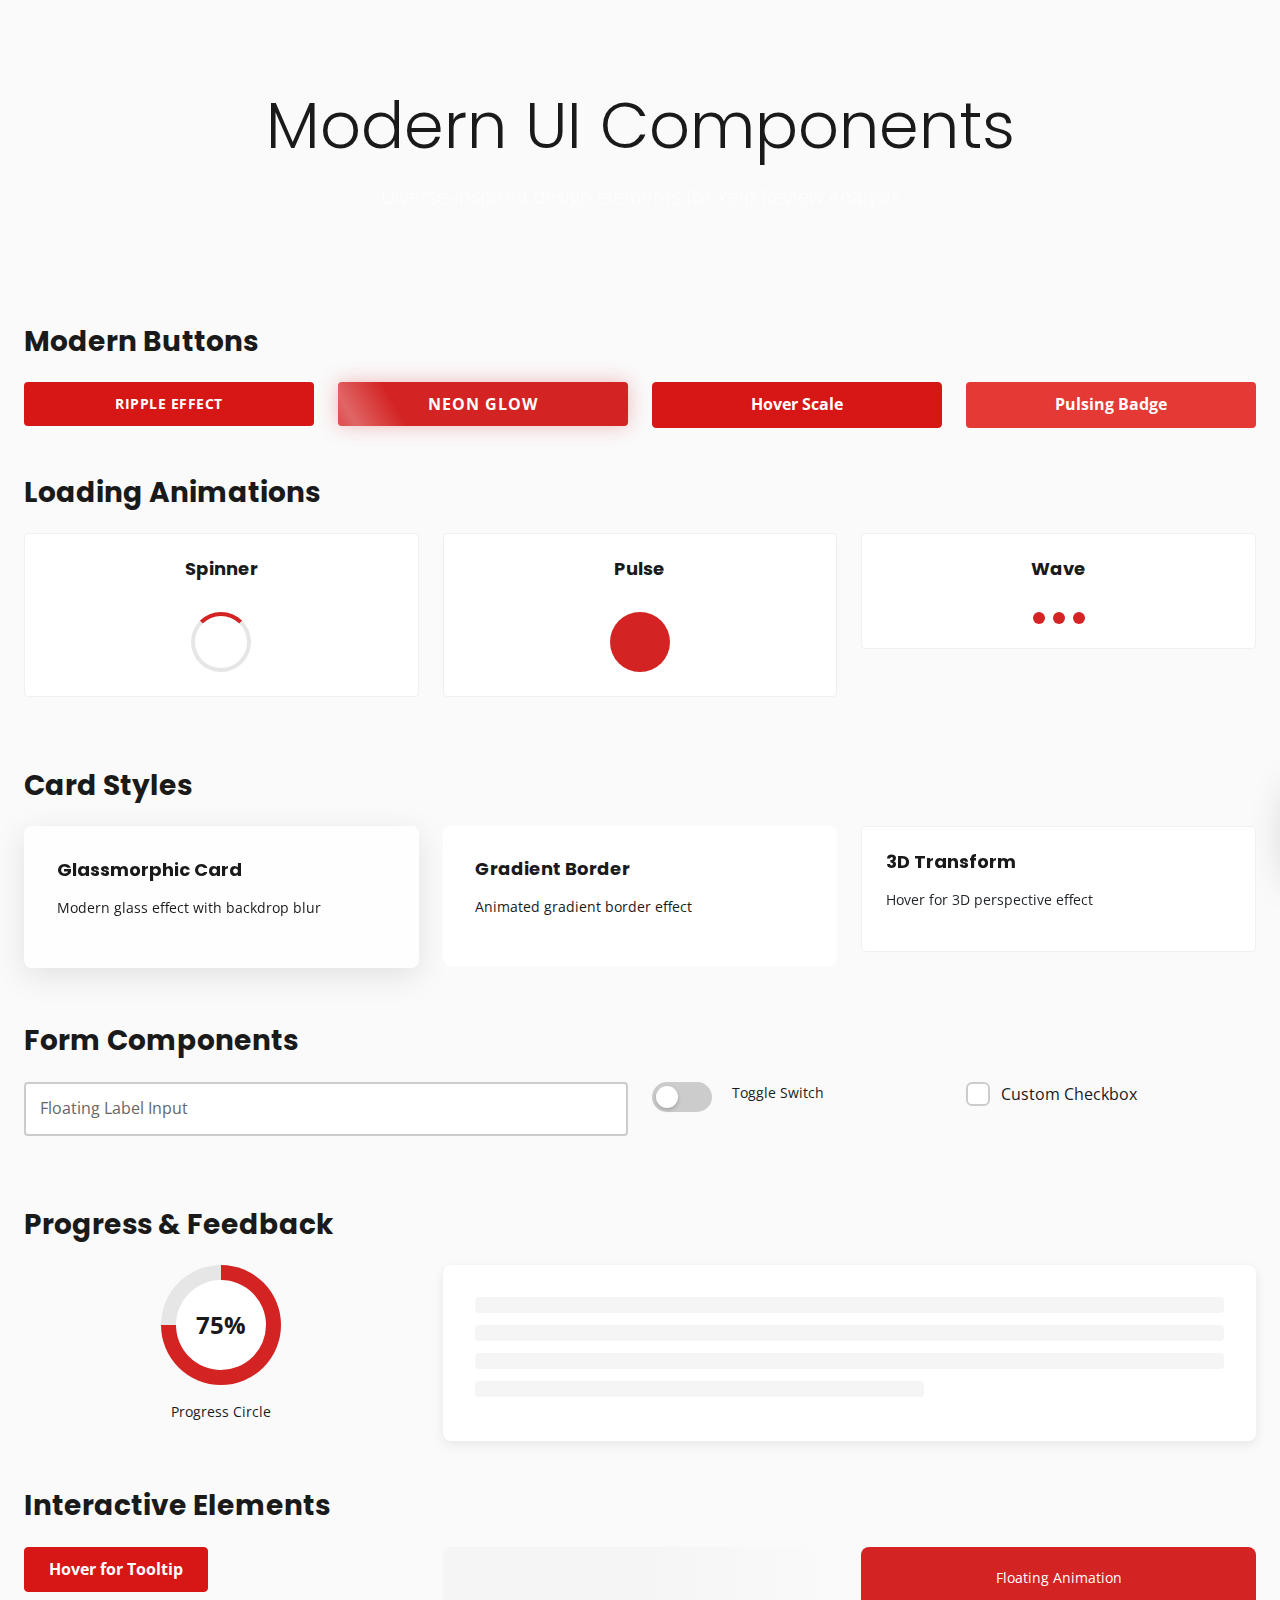
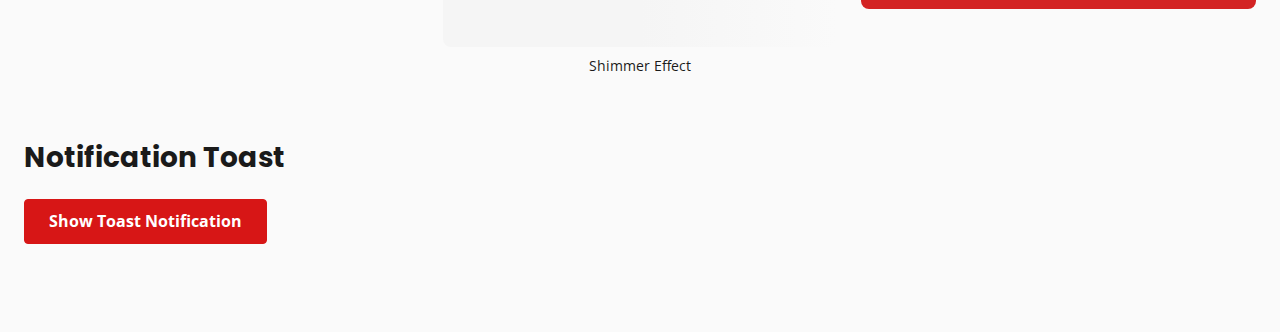
<file: frontend/static/ui-showcase.html>
<!DOCTYPE html>
<html lang="en">
<head>
    <meta charset="UTF-8">
    <meta name="viewport" content="width=device-width, initial-scale=1.0">
    <title>Modern UI Components Showcase</title>
    <link href="https://cdn.jsdelivr.net/npm/bootstrap@5.3.0/dist/css/bootstrap.min.css" rel="stylesheet">
    <link rel="stylesheet" href="css/style.css">
</head>
<body style="background: var(--gray-100); padding: 40px 0;">
    <div class="container">
        <div class="animated-gradient text-center p-5 rounded mb-5" style="color: white;">
            <h1 class="display-3">Modern UI Components</h1>
            <p class="lead">Uiverse-inspired design elements for Yelp Review Analysis</p>
        </div>

        <!-- Buttons Section -->
        <section class="mb-5 slide-in-up">
            <h2 class="mb-4">Modern Buttons</h2>
            <div class="row g-3">
                <div class="col-md-3">
                    <button class="btn btn-primary btn-modern w-100">Ripple Effect</button>
                </div>
                <div class="col-md-3">
                    <button class="btn btn-neon w-100">Neon Glow</button>
                </div>
                <div class="col-md-3">
                    <button class="btn btn-primary hover-scale w-100">Hover Scale</button>
                </div>
                <div class="col-md-3">
                    <button class="btn btn-danger badge-pulse w-100">Pulsing Badge</button>
                </div>
            </div>
        </section>

        <!-- Loaders Section -->
        <section class="mb-5 slide-in-up" style="animation-delay: 0.2s;">
            <h2 class="mb-4">Loading Animations</h2>
            <div class="row text-center g-4">
                <div class="col-md-4">
                    <div class="card p-4">
                        <h5>Spinner</h5>
                        <div class="d-flex justify-content-center mt-3">
                            <div class="modern-loader"></div>
                        </div>
                    </div>
                </div>
                <div class="col-md-4">
                    <div class="card p-4">
                        <h5>Pulse</h5>
                        <div class="d-flex justify-content-center mt-3">
                            <div class="pulse-loader"></div>
                        </div>
                    </div>
                </div>
                <div class="col-md-4">
                    <div class="card p-4">
                        <h5>Wave</h5>
                        <div class="d-flex justify-content-center mt-3">
                            <div class="dot-wave">
                                <span></span>
                                <span></span>
                                <span></span>
                            </div>
                        </div>
                    </div>
                </div>
            </div>
        </section>

        <!-- Cards Section -->
        <section class="mb-5 slide-in-up" style="animation-delay: 0.3s;">
            <h2 class="mb-4">Card Styles</h2>
            <div class="row g-4">
                <div class="col-md-4">
                    <div class="glass-card">
                        <h5>Glassmorphic Card</h5>
                        <p>Modern glass effect with backdrop blur</p>
                    </div>
                </div>
                <div class="col-md-4">
                    <div class="gradient-border-card">
                        <h5>Gradient Border</h5>
                        <p>Animated gradient border effect</p>
                    </div>
                </div>
                <div class="col-md-4">
                    <div class="card card-3d p-4">
                        <h5>3D Transform</h5>
                        <p>Hover for 3D perspective effect</p>
                    </div>
                </div>
            </div>
        </section>

        <!-- Form Elements -->
        <section class="mb-5 slide-in-up" style="animation-delay: 0.4s;">
            <h2 class="mb-4">Form Components</h2>
            <div class="row g-4">
                <div class="col-md-6">
                    <div class="input-group-modern">
                        <input type="text" id="modernInput" placeholder=" ">
                        <label for="modernInput">Floating Label Input</label>
                    </div>
                </div>
                <div class="col-md-3">
                    <label class="toggle-switch">
                        <input type="checkbox">
                        <span class="toggle-slider"></span>
                    </label>
                    <span class="ms-3">Toggle Switch</span>
                </div>
                <div class="col-md-3">
                    <label class="checkbox-modern">
                        <input type="checkbox">
                        <span class="checkmark"></span>
                        Custom Checkbox
                    </label>
                </div>
            </div>
        </section>

        <!-- Progress & Feedback -->
        <section class="mb-5 slide-in-up" style="animation-delay: 0.5s;">
            <h2 class="mb-4">Progress & Feedback</h2>
            <div class="row g-4 text-center">
                <div class="col-md-4">
                    <div class="progress-circle" style="--progress: 75%; margin: 0 auto;">
                        <span>75%</span>
                    </div>
                    <p class="mt-3">Progress Circle</p>
                </div>
                <div class="col-md-8">
                    <div class="skeleton-card">
                        <div class="skeleton-line"></div>
                        <div class="skeleton-line"></div>
                        <div class="skeleton-line"></div>
                        <div class="skeleton-line"></div>
                    </div>
                </div>
            </div>
        </section>

        <!-- Tooltips -->
        <section class="mb-5 slide-in-up" style="animation-delay: 0.6s;">
            <h2 class="mb-4">Interactive Elements</h2>
            <div class="row g-4">
                <div class="col-md-4">
                    <div class="tooltip-modern">
                        <button class="btn btn-primary">Hover for Tooltip</button>
                        <span class="tooltip-text">Modern tooltip with smooth animation</span>
                    </div>
                </div>
                <div class="col-md-4">
                    <div class="shimmer" style="height: 100px; border-radius: 8px;"></div>
                    <p class="mt-2 text-center">Shimmer Effect</p>
                </div>
                <div class="col-md-4">
                    <div class="float-animation" style="background: var(--yelp-red); color: white; padding: 20px; border-radius: 8px; text-align: center;">
                        Floating Animation
                    </div>
                </div>
            </div>
        </section>

        <!-- Toast Notification Demo -->
        <section class="mb-5">
            <h2 class="mb-4">Notification Toast</h2>
            <button class="btn btn-primary" onclick="showToast()">Show Toast Notification</button>
        </section>
    </div>

    <!-- Toast Notification -->
    <div class="toast-notification" id="toast">
        <div class="toast-icon">
            <svg width="24" height="24" fill="currentColor" viewBox="0 0 16 16">
                <path d="M16 8A8 8 0 1 1 0 8a8 8 0 0 1 16 0zm-3.97-3.03a.75.75 0 0 0-1.08.022L7.477 9.417 5.384 7.323a.75.75 0 0 0-1.06 1.06L6.97 11.03a.75.75 0 0 0 1.079-.02l3.992-4.99a.75.75 0 0 0-.01-1.05z"/>
            </svg>
        </div>
        <div>
            <h6 style="margin: 0; font-weight: 700;">Success!</h6>
            <p style="margin: 0; color: var(--gray-600); font-size: 14px;">UI components loaded successfully</p>
        </div>
    </div>

    <script>
        function showToast() {
            const toast = document.getElementById('toast');
            toast.classList.add('show');
            setTimeout(() => {
                toast.classList.remove('show');
            }, 3000);
        }

        // Show toast on page load
        window.addEventListener('load', function() {
            setTimeout(showToast, 1000);
        });
    </script>
</body>
</html>
</file>
<file: frontend/static/css/style.css>
/* Yelp Official Brand Design System */

/* Import Google Fonts - Yelp Official Typography */
@import url('https://fonts.googleapis.com/css2?family=Open+Sans:wght@400;600;700&family=Poppins:wght@600;700&display=swap');

:root {
    /* Yelp Official Brand Colors */
    --yelp-red: #D32323;
    --yelp-red-dark: #C41200;
    --yelp-red-light: #E8505B;
    --yelp-red-hover: #AF1B1B;

    /* Yelp Accent Colors - Red Only */
    --yelp-link: #666666;  /* Links use dark gray, not teal */
    --yelp-link-hover: #D71616;  /* Hover shows red */
    --yelp-border: #F0F0F0;  /* Very light gray borders */
    --yelp-bg-secondary: #F7F7F7;  /* Light gray secondary background */

    /* Neutral Colors (Yelp Style) */
    --white: #ffffff;
    --gray-100: #FAFAFA;
    --gray-200: #F5F5F5;
    --gray-300: #E6E6E6;
    --gray-400: #CCCCCC;
    --gray-500: #999999;
    --gray-600: #666666;
    --gray-700: #333333;
    --gray-800: #262626;
    --gray-900: #1A1A1A;

    /* Rating Colors */
    --star-color: #FF8C00;
    --rating-5: #00C853;
    --rating-4: #7CB342;
    --rating-3: #FBC02D;
    --rating-2: #FB8C00;
    --rating-1: #E53935;

    /* Typography - Yelp Official Font Stack */
    --font-primary: 'Open Sans', 'Helvetica Neue', Helvetica, Arial, sans-serif;
    --font-headings: 'Poppins', 'Open Sans', 'Helvetica Neue', Helvetica, Arial, sans-serif;

    /* Spacing - Yelp Official Scale */
    --spacing-xs: 4px;
    --spacing-sm: 8px;
    --spacing-md: 16px;
    --spacing-lg: 24px;
    --spacing-xl: 32px;
    --spacing-2xl: 48px;
    --spacing-3xl: 80px;

    /* Border Radius - Yelp Actual Design */
    --radius-sm: 4px;  /* Yelp standard radius */
    --radius-md: 4px;  /* Yelp uses 4px consistently */
    --radius-card: 4px;  /* Cards also use 4px */
    --radius-button: 4px;  /* Buttons use 4px, NOT pill shape */
    --radius-lg: 8px;

    /* Shadows - Yelp Official (Subtle at 8% opacity) */
    --shadow-sm: 0 2px 8px rgba(0, 0, 0, 0.05);
    --shadow-md: 0 4px 12px rgba(0, 0, 0, 0.08);
    --shadow-lg: 0 8px 24px rgba(0, 0, 0, 0.08);
    --shadow-xl: 0 12px 50px rgba(0, 0, 0, 0.08);
}

* {
    margin: 0;
    padding: 0;
    box-sizing: border-box;
}

body {
    font-family: var(--font-primary);
    background-color: var(--white);  /* Yelp Official: White primary background */
    color: var(--gray-900);
    line-height: 1.6;  /* Yelp uses 1.6 for better readability */
    font-size: 14px;
    -webkit-font-smoothing: antialiased;
    -moz-osx-font-smoothing: grayscale;
}

/* Container - Better centering and width control */
.container {
    max-width: 1320px !important;
    margin-left: auto !important;
    margin-right: auto !important;
    padding-left: 24px !important;
    padding-right: 24px !important;
}

h1, h2, h3, h4, h5, h6 {
    font-family: var(--font-headings);
    font-weight: 700;
    color: var(--gray-900);
    margin-bottom: var(--spacing-md);
}

h1 { font-size: 32px; }
h2 { font-size: 28px; }
h3 { font-size: 24px; }
h4 { font-size: 20px; }
h5 { font-size: 18px; }
h6 { font-size: 16px; }

/* Navigation Bar - Yelp Minimalist (White with subtle accents) */
.navbar {
    background-color: var(--white) !important;
    box-shadow: 0 1px 0 rgba(0, 0, 0, 0.08);
    padding: 0 !important;
    min-height: 64px;
    border-bottom: 1px solid var(--gray-300);
}

.navbar .container {
    padding: 0 var(--spacing-lg);
}

.navbar-brand {
    font-weight: 700;
    font-size: 24px;
    color: var(--yelp-red) !important;
    padding: var(--spacing-md) 0;
    display: flex;
    align-items: center;
    gap: var(--spacing-sm);
}

.navbar-brand:hover {
    opacity: 0.8;
}

.navbar-brand img {
    height: 32px;
    width: auto;
}

.nav-link {
    color: var(--gray-700) !important;
    font-weight: 600;
    font-size: 16px;
    transition: all 0.2s ease;
    padding: 22px var(--spacing-md) !important;
    border-bottom: 3px solid transparent;
}

.nav-link:hover {
    color: var(--yelp-red) !important;
    background-color: var(--gray-100);
    border-bottom-color: var(--yelp-red);
}

.nav-link.active {
    color: var(--yelp-red) !important;
    background-color: var(--gray-100);
    border-bottom-color: var(--yelp-red);
}

/* Hero/Jumbotron - Yelp Style */
.jumbotron {
    background: linear-gradient(135deg, var(--yelp-red) 0%, var(--yelp-red-dark) 100%);
    color: white;
    border-radius: 8px;
}

/* Cards - Yelp Actual Design */
.card {
    border: 1px solid #F0F0F0;  /* Very light gray border */
    border-radius: var(--radius-card);  /* 4px */
    box-shadow: none;  /* Yelp uses minimal shadows */
    transition: all 0.2s ease;
    background-color: var(--white);
    overflow: hidden;
    margin-bottom: var(--spacing-lg);
}

.card:hover {
    box-shadow: 0 2px 8px rgba(0, 0, 0, 0.08);
}

.card-header {
    background-color: var(--white);
    font-weight: 700;
    font-size: 18px;
    border-bottom: 1px solid #F0F0F0;
    padding: var(--spacing-md);  /* Yelp: 16px padding */
    color: var(--gray-900);
}

.card-header.bg-yelp-red {
    background-color: var(--yelp-red);
    color: white;
    border-bottom: none;
}

.card-body {
    padding: var(--spacing-md);  /* Yelp: 16px padding */
}

.card-footer {
    background-color: #F7F7F7;  /* Yelp secondary background */
    padding: var(--spacing-md);
    border-top: 1px solid #F0F0F0;
}

/* Buttons - Yelp Actual Design (4px radius, NOT pill) */
.btn {
    font-weight: 700;
    font-size: 16px;
    border-radius: var(--radius-button);  /* Yelp uses 4px */
    padding: 12px 24px;
    min-height: 44px;
    transition: all 0.2s ease;
    border: 1px solid transparent;
    cursor: pointer;
    text-transform: none;
    letter-spacing: 0;
    display: inline-flex;
    align-items: center;
    justify-content: center;
    line-height: 1.2;
}

.btn-lg {
    font-size: 16px;
    padding: 14px 28px;
    min-height: 48px;
}

.btn-sm {
    font-size: 14px;
    padding: 8px 16px;
    min-height: 36px;
}

.btn-primary {
    background-color: #D71616;  /* Yelp red - ONLY color for primary actions */
    color: white;
    border-color: #D71616;
}

.btn-primary:hover {
    background-color: #F40D15;  /* Brighter red on hover */
    border-color: #F40D15;
    color: white;
    box-shadow: 0 2px 8px rgba(215, 22, 22, 0.3);
}

.btn-secondary {
    background-color: var(--white);
    border: 1px solid #C8C9CA;  /* Yelp gray border */
    color: var(--gray-700);
}

.btn-secondary:hover {
    background-color: var(--white);
    border-color: var(--gray-600);
    color: var(--gray-900);
    box-shadow: 0 2px 4px rgba(0, 0, 0, 0.08);
}

.btn-success {
    background-color: var(--rating-5);
    color: white;
}

.btn-success:hover {
    background-color: #00A844;
}

.btn-danger {
    background-color: var(--rating-1);
    color: white;
}

.btn-danger:hover {
    background-color: #C62828;
}

.btn-outline-primary,
.btn-outline-success,
.btn-outline-info,
.btn-outline-warning,
.btn-outline-secondary {
    background-color: var(--white);
    border: 2px solid var(--gray-400);
    color: var(--gray-700);
}

.btn-outline-primary:hover,
.btn-outline-success:hover,
.btn-outline-info:hover,
.btn-outline-warning:hover,
.btn-outline-secondary:hover {
    background-color: var(--gray-200);
    border-color: var(--yelp-red);
    color: var(--yelp-red);
    transform: translateY(-1px);
}

/* Star Rating Colors */
.star-rating {
    color: var(--orange);
}

/* Stats Cards - Yelp Style */
.card.bg-primary {
    background-color: var(--yelp-red) !important;
    border: none;
}

.card.bg-success {
    background-color: var(--success-color) !important;
    border: none;
}

.card.bg-info {
    background-color: var(--blue) !important;
    border: none;
}

.card.bg-warning {
    background-color: var(--orange) !important;
    border: none;
    color: white !important;
}

/* Tables */
.table {
    background-color: white;
}

.table thead {
    background-color: var(--yelp-red);
    color: white;
}

/* List Groups */
.list-group-item {
    border-left: 3px solid transparent;
    transition: all 0.3s;
    background-color: white;
}

.list-group-item:hover {
    border-left-color: var(--yelp-red);
    background-color: var(--bg-gray);
}

.list-group-item-action:hover {
    background-color: var(--bg-gray);
    border-left-color: var(--yelp-red);
}

/* Input Groups */
.input-group {
    box-shadow: 0 2px 4px rgba(0,0,0,0.08);
    border-radius: 4px;
}

.input-group input,
.form-control {
    border: 1px solid var(--light-gray);
    border-radius: 4px;
}

.form-control:focus {
    border-color: var(--yelp-red);
    box-shadow: 0 0 0 0.2rem rgba(211, 35, 35, 0.15);
}

/* Badges */
.badge {
    font-size: 0.9rem;
    padding: 0.4rem 0.8rem;
    border-radius: 4px;
    font-weight: 600;
}

.badge.bg-success {
    background-color: var(--success-color) !important;
}

.badge.bg-danger {
    background-color: var(--yelp-red) !important;
}

.badge.bg-warning {
    background-color: var(--warning-color) !important;
    color: var(--dark-gray) !important;
}

/* Loading Indicator */
.spinner-border {
    width: 3rem;
    height: 3rem;
    color: var(--yelp-red);
}

/* Footer */
footer {
    margin-top: 4rem;
    background-color: var(--dark-gray);
}

/* Chart Containers */
canvas {
    max-height: 400px;
}

/* Sentiment Labels */
.sentiment-positive {
    background-color: var(--success-color);
    color: white;
}

.sentiment-neutral {
    background-color: var(--warning-color);
    color: var(--dark-gray);
}

.sentiment-negative {
    background-color: var(--yelp-red);
    color: white;
}

/* Display Numbers */
.display-4,
.display-6 {
    font-weight: 700;
    color: inherit;
}

/* Custom Scrollbar */
::-webkit-scrollbar {
    width: 10px;
}

::-webkit-scrollbar-track {
    background: var(--bg-gray);
}

::-webkit-scrollbar-thumb {
    background: var(--medium-gray);
    border-radius: 5px;
}

::-webkit-scrollbar-thumb:hover {
    background: var(--dark-gray);
}

/* Animations */
@keyframes fadeIn {
    from {
        opacity: 0;
        transform: translateY(20px);
    }
    to {
        opacity: 1;
        transform: translateY(0);
    }
}

.card,
.jumbotron {
    animation: fadeIn 0.5s ease-out;
}

/* Responsive Design */
@media (max-width: 768px) {
    .jumbotron h1 {
        font-size: 2rem;
    }

    .display-4 {
        font-size: 2.5rem;
    }

    .card {
        margin-bottom: 1rem;
    }
}

/* Utility Classes */
.text-yelp-red {
    color: var(--yelp-red);
}

.text-orange {
    color: var(--orange);
}

.bg-yelp-red {
    background-color: var(--yelp-red);
}

.border-yelp-red {
    border-color: var(--yelp-red);
}

/* Analyze Page - Uniform Button Sizing for Advanced NLP Features */
.btn-outline-primary,
.btn-outline-success,
.btn-outline-info,
.btn-outline-warning,
.btn-outline-secondary {
    min-height: 48px;
    height: 48px;
    display: inline-flex;
    align-items: center;
    justify-content: center;
    font-weight: 600;
    font-size: 14px;
    padding: 0 16px;
    white-space: nowrap;
    text-align: center;
    line-height: 1.2;
    border-width: 2px;
    transition: all 0.3s ease;
}

.btn-outline-primary:hover,
.btn-outline-success:hover,
.btn-outline-info:hover,
.btn-outline-warning:hover,
.btn-outline-secondary:hover {
    transform: translateY(-2px);
    box-shadow: 0 4px 12px rgba(0, 0, 0, 0.15);
}

/* Stars */
.stars {
    color: var(--orange);
    font-size: 1.2em;
}

/* Star Ratings - Yelp Style */
.star-rating {
    display: inline-flex;
    align-items: center;
    gap: 2px;
}

.star {
    color: var(--star-color);
    font-size: 18px;
}

.star.empty {
    color: var(--gray-400);
}

.rating-badge {
    display: inline-flex;
    align-items: center;
    gap: var(--spacing-xs);
    padding: var(--spacing-xs) var(--spacing-sm);
    border-radius: var(--radius-sm);
    font-weight: 700;
    font-size: 14px;
}

.rating-badge.rating-5 { background-color: var(--rating-5); color: white; }
.rating-badge.rating-4 { background-color: var(--rating-4); color: white; }
.rating-badge.rating-3 { background-color: var(--rating-3); color: var(--gray-900); }
.rating-badge.rating-2 { background-color: var(--rating-2); color: white; }
.rating-badge.rating-1 { background-color: var(--rating-1); color: white; }

/* Badges - Yelp Style */
.badge {
    padding: 6px 12px;
    border-radius: var(--radius-sm);
    font-weight: 700;
    font-size: 13px;
    text-transform: uppercase;
    letter-spacing: 0.5px;
}

.badge.bg-success { background-color: var(--rating-5) !important; }
.badge.bg-danger { background-color: var(--rating-1) !important; }
.badge.bg-warning { background-color: var(--rating-3) !important; color: var(--gray-900) !important; }
.badge.bg-primary { background-color: var(--yelp-red) !important; }
.badge.bg-info { background-color: var(--yelp-blue) !important; }

/* Row Layout Fix */
.row {
    margin-left: -12px;
    margin-right: -12px;
}

.row > [class*="col-"] {
    padding-left: 12px;
    padding-right: 12px;
}

/* Stats Cards - Yelp Actual Design (White, red accents, 4px radius) */
.stats-card {
    background: var(--white);
    color: var(--gray-900);
    padding: var(--spacing-xl);  /* 32px - moderate padding */
    border-radius: var(--radius-card);  /* 4px */
    box-shadow: none;
    transition: all 0.2s ease;
    min-height: 160px;
    width: 100%;
    display: flex;
    flex-direction: column;
    align-items: center;
    justify-content: center;
    border: 1px solid #F0F0F0;
}

.stats-card:hover {
    box-shadow: 0 2px 8px rgba(0, 0, 0, 0.08);
    border-color: var(--yelp-red);
}

.stats-card h2 {
    color: var(--yelp-red);  /* Red accent for numbers */
    font-size: 48px;
    font-weight: 700;
    margin: 0;
    line-height: 1;
}

.stats-card p {
    color: var(--gray-600);
    font-size: 14px;
    margin: var(--spacing-sm) 0 0 0;
    font-weight: 600;
    text-transform: uppercase;
    letter-spacing: 0.5px;
}

/* Input Fields - Yelp Official Style */
.form-control {
    border: 1px solid var(--gray-400);
    border-radius: var(--radius-md);  /* 8px for inputs */
    padding: 12px 16px;
    font-size: 16px;
    font-family: var(--font-primary);
    transition: all 0.2s ease;
    background-color: var(--white);
}

.form-control:focus {
    border-color: var(--yelp-red);
    box-shadow: 0 0 0 3px rgba(211, 35, 35, 0.1);
    outline: none;
}

.form-label {
    font-weight: 600;
    color: var(--gray-900);
    margin-bottom: var(--spacing-sm);
    font-size: 14px;
}

/* Alert - Yelp Style */
.alert {
    border-radius: var(--radius-md);
    padding: var(--spacing-lg);
    border: none;
    box-shadow: var(--shadow-sm);
}

.alert-success {
    background-color: #E8F5E9;
    color: #2E7D32;
}

.alert-danger {
    background-color: #FFEBEE;
    color: #C62828;
}

.alert-warning {
    background-color: #FFF3E0;
    color: #E65100;
}

.alert-info {
    background-color: #E3F2FD;
    color: #1565C0;
}

/* Progress Bar */
.progress {
    height: 24px;
    border-radius: var(--radius-full);
    background-color: var(--gray-300);
    overflow: hidden;
}

.progress-bar {
    background: linear-gradient(90deg, var(--yelp-red) 0%, var(--yelp-red-light) 100%);
    height: 100%;
    display: flex;
    align-items: center;
    justify-content: center;
    color: white;
    font-weight: 700;
    font-size: 12px;
    transition: width 0.6s ease;
}

/* List Groups - Yelp Style */
.list-group-item {
    border: 1px solid var(--gray-300);
    padding: var(--spacing-md) var(--spacing-lg);
    transition: all 0.2s ease;
}

.list-group-item:hover {
    background-color: var(--gray-200);
    border-left: 4px solid var(--yelp-red);
}

/* Spinner */
.spinner-border {
    width: 48px;
    height: 48px;
    border-width: 4px;
    border-color: var(--yelp-red);
    border-right-color: transparent;
}

/* Hero Section - Yelp Actual Design */
.hero {
    background: var(--white);
    color: var(--gray-900);
    padding: 60px 40px;
    margin-bottom: var(--spacing-xl);
    margin-left: auto;
    margin-right: auto;
    border-radius: var(--radius-card);  /* 4px */
    box-shadow: none;
    width: 100%;
    border: 1px solid #F0F0F0;
}

.hero h1 {
    color: var(--gray-900);
    font-size: 48px;
    font-weight: 700;
    margin-bottom: var(--spacing-md);
    text-align: center;
}

.hero p {
    font-size: 20px;
    color: var(--gray-600);
    text-align: center;
    margin-left: auto;
    margin-right: auto;
    max-width: 900px;
}

.hero .display-4 {
    font-size: 3rem;
    font-weight: 700;
}

.hero .lead {
    font-size: 1.5rem;
    color: var(--gray-600);
}

.hero .btn {
    margin: 8px;
}

.hero hr {
    max-width: 600px;
    margin-left: auto;
    margin-right: auto;
    border-color: var(--gray-300);
}

/* Chart Container */
.chart-container {
    position: relative;
    height: 400px;
    padding: var(--spacing-lg);
}

canvas {
    max-height: 100%;
}

/* Feature Section */
.feature-section {
    padding: var(--spacing-xl) 0;
}

.feature-card {
    text-align: center;
    padding: var(--spacing-lg);  /* Yelp: 24px padding */
    border-radius: var(--radius-card);  /* 4px */
    border: 1px solid #F0F0F0;
    transition: all 0.2s ease;
    background: white;
    min-height: 280px;
    height: 100%;
    width: 100%;
    display: flex;
    flex-direction: column;
    align-items: center;
    justify-content: flex-start;
    box-shadow: none;
}

.feature-card:hover {
    border-color: var(--yelp-red);
    box-shadow: 0 2px 8px rgba(0, 0, 0, 0.08);
}

.feature-card h5 {
    color: var(--gray-900);
    margin-top: var(--spacing-md);
    margin-bottom: var(--spacing-sm);
    font-size: 18px;
    font-weight: 700;
}

.feature-card p {
    color: var(--gray-600);
    line-height: 1.6;
    font-size: 14px;
    margin: 0;
    flex-grow: 1;
}

.feature-icon {
    width: 56px;
    height: 56px;
    background: #FEF0F0;  /* Very light red background */
    border-radius: 50%;
    display: flex;
    align-items: center;
    justify-content: center;
    margin: 0 auto;
    color: var(--yelp-red);
    font-size: 28px;
    flex-shrink: 0;
}

.feature-icon svg {
    width: 32px;
    height: 32px;
    display: block;
}

/* Table - Yelp Style */
.table {
    background-color: white;
    border-radius: var(--radius-md);
    overflow: hidden;
}

.table thead {
    background-color: var(--yelp-red);
    color: white;
}

.table thead th {
    font-weight: 700;
    padding: var(--spacing-lg);
    border: none;
}

.table tbody tr {
    transition: background-color 0.2s ease;
}

.table tbody tr:hover {
    background-color: var(--gray-200);
}

.table tbody td {
    padding: var(--spacing-md) var(--spacing-lg);
    border-bottom: 1px solid var(--gray-300);
}

/* Dashboard Specific Styles */
.page-header {
    padding: var(--spacing-xl) 0;
    border-bottom: 3px solid var(--yelp-red);
    margin-bottom: var(--spacing-xl);
}

.page-header h1 {
    color: var(--gray-900);
    margin-bottom: var(--spacing-sm);
}

.page-header p {
    color: var(--gray-600);
    font-size: 18px;
}

/* Modern Stats Cards - Yelp Actual Design */
.stats-card-modern {
    border-radius: var(--radius-card);  /* 4px */
    padding: var(--spacing-lg);  /* 24px */
    background: var(--white);
    color: var(--gray-900);
    box-shadow: none;
    transition: all 0.2s ease;
    display: flex;
    align-items: center;
    gap: var(--spacing-md);
    border: 1px solid #F0F0F0;
    position: relative;
    overflow: hidden;
    min-height: 120px;
    width: 100%;
}

.stats-card-modern:hover {
    box-shadow: 0 2px 8px rgba(0, 0, 0, 0.08);
    border-color: var(--yelp-red);
}

.stats-icon {
    width: 64px;
    height: 64px;
    background: #FEF0F0;  /* Very light red */
    border-radius: 50%;
    display: flex;
    align-items: center;
    justify-content: center;
    flex-shrink: 0;
}

.stats-icon svg {
    width: 32px;
    height: 32px;
    display: block;
    color: var(--yelp-red);
}

.stats-content {
    flex: 1;
}

.stats-label {
    font-size: 12px;
    font-weight: 600;
    text-transform: uppercase;
    letter-spacing: 0.5px;
    margin-bottom: var(--spacing-xs);
    color: var(--gray-600);
}

.stats-value {
    font-size: 32px;
    font-weight: 700;
    margin: 0;
    line-height: 1;
    color: var(--yelp-red);
}

/* Gradient Backgrounds - Minimalist (use sparingly) */
.bg-gradient-red {
    background: var(--white);
    border-left: 4px solid var(--yelp-red);
}

.bg-gradient-blue {
    background: var(--white);
    border-left: 4px solid var(--yelp-blue);
}

.bg-gradient-green {
    background: var(--white);
    border-left: 4px solid var(--rating-5);
}

.bg-gradient-orange {
    background: var(--white);
    border-left: 4px solid var(--yelp-orange);
}

/* Chart Cards - Yelp Actual Design */
.chart-card {
    background: white;
    border-radius: var(--radius-card);  /* 4px */
    box-shadow: none;
    transition: all 0.2s ease;
    border: 1px solid #F0F0F0;
}

.chart-card:hover {
    box-shadow: 0 2px 8px rgba(0, 0, 0, 0.08);
}

.chart-card .card-header {
    background: var(--white);
    color: var(--gray-900);
    border-radius: var(--radius-card) var(--radius-card) 0 0;
    padding: var(--spacing-md);  /* 16px */
    border-bottom: 1px solid #F0F0F0;
}

.chart-card .card-header h5 {
    color: var(--gray-900);
    margin: 0;
    font-size: 18px;
    font-weight: 700;
}

.chart-card .card-body {
    padding: var(--spacing-md);  /* 16px */
    background: white;
}

/* Search Card - Yelp Actual Design */
.search-card {
    background: white;
    border-radius: var(--radius-card);  /* 4px */
    box-shadow: none;
    border: 1px solid #F0F0F0;
    transition: all 0.2s ease;
}

.search-card:hover {
    border-color: var(--yelp-red);
    box-shadow: 0 2px 8px rgba(0, 0, 0, 0.08);
}

.search-card .card-header {
    background: var(--white);
    border-bottom: 1px solid #F0F0F0;
    padding: var(--spacing-md);
}

/* Review Results */
.review-item {
    background: white;
    border: 1px solid var(--gray-300);
    border-radius: var(--radius-md);
    padding: var(--spacing-lg);
    margin-bottom: var(--spacing-md);
    transition: all 0.2s ease;
}

.review-item:hover {
    box-shadow: var(--shadow-md);
    border-color: var(--yelp-red);
    transform: translateX(4px);
}

.review-item h6 {
    color: var(--yelp-red);
    font-weight: 700;
    margin-bottom: var(--spacing-sm);
}

.review-item .stars {
    color: var(--star-color);
}

.review-item p {
    color: var(--gray-700);
    line-height: 1.6;
    margin-bottom: var(--spacing-sm);
}

.review-item small {
    color: var(--gray-500);
}

/* Responsive Grid Gap */
.g-4 {
    --bs-gutter-x: 1.5rem;
    --bs-gutter-y: 1.5rem;
}

.g-4 > * {
    margin-top: var(--bs-gutter-y);
}

/* Ensure columns don't overflow */
.col-md-4,
.col-md-6,
.col-md-12,
.col-xl-3,
.col-xl-6 {
    position: relative;
    width: 100%;
    min-height: 1px;
}

/* Loading State */
.loading-skeleton {
    background: linear-gradient(90deg, var(--gray-200) 25%, var(--gray-100) 50%, var(--gray-200) 75%);
    background-size: 200% 100%;
    animation: loading 1.5s ease-in-out infinite;
    border-radius: var(--radius-md);
}

@keyframes loading {
    0% {
        background-position: 200% 0;
    }
    100% {
        background-position: -200% 0;
    }
}

/* Empty State */
.empty-state {
    text-align: center;
    padding: var(--spacing-2xl);
    color: var(--gray-500);
}

.empty-state svg {
    width: 80px;
    height: 80px;
    color: var(--gray-400);
    margin-bottom: var(--spacing-lg);
}

/* Dashboard Responsive */
@media (max-width: 1200px) {
    .stats-value {
        font-size: 30px;
    }

    .stats-icon {
        width: 60px;
        height: 60px;
    }

    .stats-icon svg {
        width: 30px;
        height: 30px;
    }
}

@media (max-width: 768px) {
    .container {
        padding-left: 15px !important;
        padding-right: 15px !important;
    }

    .stats-card-modern {
        flex-direction: column;
        text-align: center;
    }

    .stats-value {
        font-size: 32px;
    }

    .page-header h1 {
        font-size: 28px;
    }

    .stats-card h2 {
        font-size: 48px;
    }

    .stats-card {
        min-height: 160px;
    }

    .feature-card {
        min-height: 260px;
    }

    .feature-icon {
        width: 56px;
        height: 56px;
    }

    .feature-icon svg {
        width: 28px;
        height: 28px;
    }

    .hero {
        padding: 40px 24px;
    }

    .hero h1 {
        font-size: 32px !important;
    }

    /* Stack columns on mobile */
    .col-md-4,
    .col-md-6 {
        width: 100%;
        max-width: 100%;
    }
}

/* Medium screens */
@media (min-width: 769px) and (max-width: 991px) {
    .col-md-4 {
        flex: 0 0 50%;
        max-width: 50%;
    }

    .col-md-6 {
        flex: 0 0 50%;
        max-width: 50%;
    }

    .stats-card h2 {
        font-size: 48px;
    }
}

/* Large screens */
@media (min-width: 992px) {
    .col-md-4 {
        flex: 0 0 33.333333%;
        max-width: 33.333333%;
    }

    .col-md-6 {
        flex: 0 0 50%;
        max-width: 50%;
    }
}

/* ========================================
   MODERN UI COMPONENTS (Uiverse-inspired)
   ======================================== */

/* Animated Button with Ripple Effect */
.btn-modern {
    position: relative;
    overflow: hidden;
    transition: all 0.4s cubic-bezier(0.175, 0.885, 0.32, 1.275);
    border: none;
    font-weight: 700;
    letter-spacing: 0.5px;
    text-transform: uppercase;
    font-size: 14px;
}

.btn-modern::before {
    content: '';
    position: absolute;
    top: 50%;
    left: 50%;
    width: 0;
    height: 0;
    border-radius: 50%;
    background: rgba(255, 255, 255, 0.3);
    transform: translate(-50%, -50%);
    transition: width 0.6s, height 0.6s;
}

.btn-modern:hover::before {
    width: 300px;
    height: 300px;
}

.btn-modern:hover {
    transform: translateY(-3px) scale(1.02);
    box-shadow: 0 10px 25px rgba(211, 35, 35, 0.3);
}

/* Glassmorphic Card */
.glass-card {
    background: rgba(255, 255, 255, 0.7);
    backdrop-filter: blur(20px);
    -webkit-backdrop-filter: blur(20px);
    border: 1px solid rgba(255, 255, 255, 0.3);
    border-radius: var(--radius-lg);
    box-shadow: 0 8px 32px rgba(0, 0, 0, 0.1);
    padding: var(--spacing-xl);
    transition: all 0.3s ease;
}

.glass-card:hover {
    background: rgba(255, 255, 255, 0.85);
    transform: translateY(-5px);
    box-shadow: 0 12px 40px rgba(0, 0, 0, 0.15);
}

/* Modern Loader - Yelp Style */
.modern-loader {
    width: 60px;
    height: 60px;
    border: 4px solid var(--gray-300);
    border-top-color: var(--yelp-red);
    border-radius: 50%;
    animation: spin 1s linear infinite;
}

@keyframes spin {
    to { transform: rotate(360deg); }
}

/* Pulse Loader */
.pulse-loader {
    width: 60px;
    height: 60px;
    border-radius: 50%;
    background: var(--yelp-red);
    animation: pulse 1.5s ease-in-out infinite;
}

@keyframes pulse {
    0%, 100% {
        transform: scale(0.8);
        opacity: 0.5;
    }
    50% {
        transform: scale(1.2);
        opacity: 1;
    }
}

/* Dot Wave Loader */
.dot-wave {
    display: flex;
    gap: 8px;
    align-items: center;
    justify-content: center;
}

.dot-wave span {
    width: 12px;
    height: 12px;
    border-radius: 50%;
    background: var(--yelp-red);
    animation: wave 1.4s ease-in-out infinite;
}

.dot-wave span:nth-child(2) {
    animation-delay: 0.2s;
}

.dot-wave span:nth-child(3) {
    animation-delay: 0.4s;
}

@keyframes wave {
    0%, 60%, 100% {
        transform: translateY(0);
    }
    30% {
        transform: translateY(-15px);
    }
}

/* Floating Animation */
.float-animation {
    animation: float 3s ease-in-out infinite;
}

@keyframes float {
    0%, 100% {
        transform: translateY(0px);
    }
    50% {
        transform: translateY(-10px);
    }
}

/* Gradient Border Card */
.gradient-border-card {
    position: relative;
    background: white;
    padding: var(--spacing-xl);
    border-radius: var(--radius-lg);
    overflow: hidden;
}

.gradient-border-card::before {
    content: '';
    position: absolute;
    inset: 0;
    border-radius: var(--radius-lg);
    padding: 3px;
    background: linear-gradient(135deg, var(--yelp-red), var(--yelp-orange), var(--yelp-blue));
    -webkit-mask: linear-gradient(#fff 0 0) content-box, linear-gradient(#fff 0 0);
    -webkit-mask-composite: xor;
    mask-composite: exclude;
}

/* 3D Card Hover Effect */
.card-3d {
    transition: all 0.4s cubic-bezier(0.175, 0.885, 0.32, 1.275);
    transform-style: preserve-3d;
}

.card-3d:hover {
    transform: perspective(1000px) rotateY(5deg) rotateX(5deg) scale(1.02);
    box-shadow: 0 20px 40px rgba(0, 0, 0, 0.2);
}

/* Neon Glow Button */
.btn-neon {
    background: var(--yelp-red);
    color: white;
    padding: 12px 32px;
    border: none;
    border-radius: var(--radius-md);
    font-weight: 700;
    font-size: 16px;
    text-transform: uppercase;
    letter-spacing: 1px;
    position: relative;
    overflow: hidden;
    transition: all 0.3s ease;
    box-shadow: 0 0 20px rgba(211, 35, 35, 0.3);
}

.btn-neon:hover {
    box-shadow: 0 0 40px rgba(211, 35, 35, 0.6),
                0 0 60px rgba(211, 35, 35, 0.4),
                0 0 80px rgba(211, 35, 35, 0.2);
    transform: translateY(-2px);
}

.btn-neon::after {
    content: '';
    position: absolute;
    top: -50%;
    right: -50%;
    bottom: -50%;
    left: -50%;
    background: linear-gradient(to bottom, rgba(255,255,255,0), rgba(255,255,255,0.3), rgba(255,255,255,0));
    transform: rotateZ(60deg) translate(-5em, 7.5em);
    animation: shine 3s infinite;
}

@keyframes shine {
    to {
        transform: rotateZ(60deg) translate(1em, -10em);
    }
}

/* Modern Toggle Switch */
.toggle-switch {
    position: relative;
    display: inline-block;
    width: 60px;
    height: 30px;
}

.toggle-switch input {
    opacity: 0;
    width: 0;
    height: 0;
}

.toggle-slider {
    position: absolute;
    cursor: pointer;
    top: 0;
    left: 0;
    right: 0;
    bottom: 0;
    background-color: var(--gray-400);
    transition: 0.4s;
    border-radius: 30px;
}

.toggle-slider:before {
    position: absolute;
    content: "";
    height: 22px;
    width: 22px;
    left: 4px;
    bottom: 4px;
    background-color: white;
    transition: 0.4s;
    border-radius: 50%;
    box-shadow: 0 2px 4px rgba(0,0,0,0.2);
}

input:checked + .toggle-slider {
    background-color: var(--yelp-red);
}

input:checked + .toggle-slider:before {
    transform: translateX(30px);
}

/* Modern Checkbox */
.checkbox-modern {
    display: inline-block;
    position: relative;
    padding-left: 35px;
    cursor: pointer;
    font-size: 16px;
    user-select: none;
}

.checkbox-modern input {
    position: absolute;
    opacity: 0;
    cursor: pointer;
}

.checkmark {
    position: absolute;
    top: 0;
    left: 0;
    height: 24px;
    width: 24px;
    background-color: white;
    border: 2px solid var(--gray-400);
    border-radius: 6px;
    transition: all 0.3s ease;
}

.checkbox-modern:hover input ~ .checkmark {
    border-color: var(--yelp-red);
}

.checkbox-modern input:checked ~ .checkmark {
    background-color: var(--yelp-red);
    border-color: var(--yelp-red);
}

.checkmark:after {
    content: "";
    position: absolute;
    display: none;
}

.checkbox-modern input:checked ~ .checkmark:after {
    display: block;
}

.checkbox-modern .checkmark:after {
    left: 7px;
    top: 3px;
    width: 6px;
    height: 12px;
    border: solid white;
    border-width: 0 2px 2px 0;
    transform: rotate(45deg);
}

/* Tooltip Modern */
.tooltip-modern {
    position: relative;
    display: inline-block;
}

.tooltip-modern .tooltip-text {
    visibility: hidden;
    background-color: var(--gray-900);
    color: white;
    text-align: center;
    border-radius: var(--radius-md);
    padding: 8px 16px;
    position: absolute;
    z-index: 1000;
    bottom: 125%;
    left: 50%;
    transform: translateX(-50%) translateY(10px);
    opacity: 0;
    transition: all 0.3s ease;
    white-space: nowrap;
    font-size: 14px;
    font-weight: 600;
    box-shadow: 0 4px 12px rgba(0,0,0,0.3);
}

.tooltip-modern .tooltip-text::after {
    content: "";
    position: absolute;
    top: 100%;
    left: 50%;
    margin-left: -5px;
    border-width: 5px;
    border-style: solid;
    border-color: var(--gray-900) transparent transparent transparent;
}

.tooltip-modern:hover .tooltip-text {
    visibility: visible;
    opacity: 1;
    transform: translateX(-50%) translateY(0);
}

/* Shimmer Effect */
.shimmer {
    background: linear-gradient(90deg, var(--gray-200) 25%, var(--gray-100) 50%, var(--gray-200) 75%);
    background-size: 200% 100%;
    animation: shimmer 1.5s infinite;
}

@keyframes shimmer {
    0% {
        background-position: -200% 0;
    }
    100% {
        background-position: 200% 0;
    }
}

/* Badge with Pulse Animation */
.badge-pulse {
    position: relative;
    animation: badgePulse 2s infinite;
}

@keyframes badgePulse {
    0%, 100% {
        box-shadow: 0 0 0 0 rgba(211, 35, 35, 0.7);
    }
    50% {
        box-shadow: 0 0 0 10px rgba(211, 35, 35, 0);
    }
}

/* Modern Input with Floating Label */
.input-group-modern {
    position: relative;
    margin-bottom: var(--spacing-lg);
}

.input-group-modern input {
    width: 100%;
    padding: 16px 12px 8px 12px;
    border: 2px solid var(--gray-400);
    border-radius: var(--radius-md);
    font-size: 16px;
    transition: all 0.3s ease;
    background: white;
}

.input-group-modern label {
    position: absolute;
    left: 12px;
    top: 50%;
    transform: translateY(-50%);
    font-size: 16px;
    color: var(--gray-600);
    pointer-events: none;
    transition: all 0.3s ease;
    background: white;
    padding: 0 4px;
}

.input-group-modern input:focus,
.input-group-modern input:not(:placeholder-shown) {
    border-color: var(--yelp-red);
}

.input-group-modern input:focus + label,
.input-group-modern input:not(:placeholder-shown) + label {
    top: 0;
    font-size: 12px;
    color: var(--yelp-red);
    font-weight: 600;
}

/* Skeleton Loading Card */
.skeleton-card {
    background: white;
    border-radius: var(--radius-lg);
    padding: var(--spacing-xl);
    box-shadow: var(--shadow-md);
}

.skeleton-line {
    height: 16px;
    background: var(--gray-200);
    border-radius: 4px;
    margin-bottom: 12px;
    animation: skeleton-loading 1.5s infinite ease-in-out;
}

.skeleton-line:last-child {
    width: 60%;
}

@keyframes skeleton-loading {
    0%, 100% {
        opacity: 1;
    }
    50% {
        opacity: 0.4;
    }
}

/* Progress Circle */
.progress-circle {
    width: 120px;
    height: 120px;
    border-radius: 50%;
    background: conic-gradient(var(--yelp-red) 0% var(--progress, 0%), var(--gray-300) var(--progress, 0%) 100%);
    display: flex;
    align-items: center;
    justify-content: center;
    position: relative;
}

.progress-circle::before {
    content: '';
    width: 90px;
    height: 90px;
    border-radius: 50%;
    background: white;
    position: absolute;
}

.progress-circle span {
    position: relative;
    z-index: 1;
    font-size: 24px;
    font-weight: 700;
    color: var(--gray-900);
}

/* Notification Toast */
.toast-notification {
    position: fixed;
    bottom: 30px;
    right: 30px;
    background: white;
    padding: var(--spacing-lg) var(--spacing-xl);
    border-radius: var(--radius-lg);
    box-shadow: 0 10px 40px rgba(0,0,0,0.2);
    display: flex;
    align-items: center;
    gap: var(--spacing-md);
    transform: translateX(400px);
    transition: transform 0.3s cubic-bezier(0.175, 0.885, 0.32, 1.275);
    z-index: 10000;
    border-left: 4px solid var(--yelp-red);
}

.toast-notification.show {
    transform: translateX(0);
}

.toast-notification .toast-icon {
    width: 40px;
    height: 40px;
    border-radius: 50%;
    background: var(--yelp-red);
    color: white;
    display: flex;
    align-items: center;
    justify-content: center;
}

/* Animated Background Gradients */
.animated-gradient {
    background: linear-gradient(-45deg, var(--yelp-red), var(--yelp-orange), var(--yelp-blue), var(--yelp-teal));
    background-size: 400% 400%;
    animation: gradientShift 15s ease infinite;
}

@keyframes gradientShift {
    0% {
        background-position: 0% 50%;
    }
    50% {
        background-position: 100% 50%;
    }
    100% {
        background-position: 0% 50%;
    }
}

/* Hover Scale Effect */
.hover-scale {
    transition: transform 0.3s ease;
}

.hover-scale:hover {
    transform: scale(1.05);
}

/* Slide In Animation */
@keyframes slideInUp {
    from {
        opacity: 0;
        transform: translateY(30px);
    }
    to {
        opacity: 1;
        transform: translateY(0);
    }
}

.slide-in-up {
    animation: slideInUp 0.6s ease-out;
}

/* Fade In Animation */
@keyframes fadeIn {
    from {
        opacity: 0;
    }
    to {
        opacity: 1;
    }
}

.fade-in {
    animation: fadeIn 0.5s ease-in;
}

/* ============================================================================
   VERSION 1.1: ENHANCED FEATURES STYLING
   ============================================================================ */

/* Enhanced Features Container */
.enhanced-features {
    margin-top: 1rem;
    border-top: 1px solid #E8E8E8;
    padding-top: 1rem;
}

/* Enhanced Section (Aspects, Trends, Dishes) */
.enhanced-section {
    background: #FAFAFA;
    border: 1px solid #E8E8E8;
    border-radius: 8px;
    padding: 16px;
    margin-top: 12px;
    animation: slideInDown 0.3s ease-out;
}

@keyframes slideInDown {
    from {
        opacity: 0;
        max-height: 0;
        padding-top: 0;
        padding-bottom: 0;
    }
    to {
        opacity: 1;
        max-height: 1000px;
        padding-top: 16px;
        padding-bottom: 16px;
    }
}

/* Loading Spinner Container */
.enhanced-section .spinner-border {
    width: 1.5rem;
    height: 1.5rem;
}

/* Aspect Score Progress Bars */
.enhanced-section .progress {
    border-radius: 4px;
    overflow: hidden;
}

.enhanced-section .progress-bar {
    transition: width 0.6s ease;
}

/* Improvement Badge Card */
.enhanced-section .card {
    box-shadow: 0 2px 4px rgba(0, 0, 0, 0.05);
    transition: transform 0.2s ease, box-shadow 0.2s ease;
}

.enhanced-section .card:hover {
    transform: translateY(-2px);
    box-shadow: 0 4px 8px rgba(0, 0, 0, 0.1);
}

/* Dishes List */
.enhanced-section .list-group-item {
    background: transparent;
    border-left: none;
    border-right: none;
    border-top: 1px solid #E8E8E8;
    transition: background-color 0.2s ease;
}

.enhanced-section .list-group-item:first-child {
    border-top: none;
}

.enhanced-section .list-group-item:hover {
    background-color: rgba(220, 53, 69, 0.02);
}

/* Sentiment Badges */
.enhanced-section .badge {
    font-size: 0.75rem;
    padding: 4px 8px;
    font-weight: 500;
}

/* Chart Containers */
.enhanced-section canvas {
    max-width: 100%;
    height: auto !important;
}

/* Feature Buttons */
.enhanced-features .btn-outline-danger:hover {
    background-color: var(--yelp-red);
    border-color: var(--yelp-red);
    color: white;
}

.enhanced-features .btn-outline-info:hover {
    background-color: #17A2B8;
    border-color: #17A2B8;
    color: white;
}

.enhanced-features .btn-outline-success:hover {
    background-color: #28A745;
    border-color: #28A745;
    color: white;
}

/* Mobile Responsiveness */
@media (max-width: 768px) {
    .enhanced-section {
        padding: 12px;
    }

    .enhanced-section .row {
        flex-direction: column;
    }

    .enhanced-section .col-md-6 {
        width: 100%;
        margin-bottom: 1rem;
    }

    .enhanced-section canvas {
        max-height: 200px !important;
    }

    .enhanced-features .btn-sm {
        font-size: 0.75rem;
        padding: 4px 8px;
    }
}

/* Smooth Fade-In for Content */
.enhanced-section [id*="content"] {
    animation: contentFadeIn 0.4s ease-in;
}

@keyframes contentFadeIn {
    from {
        opacity: 0;
        transform: translateY(10px);
    }
    to {
        opacity: 1;
        transform: translateY(0);
    }
}
}
</file>
